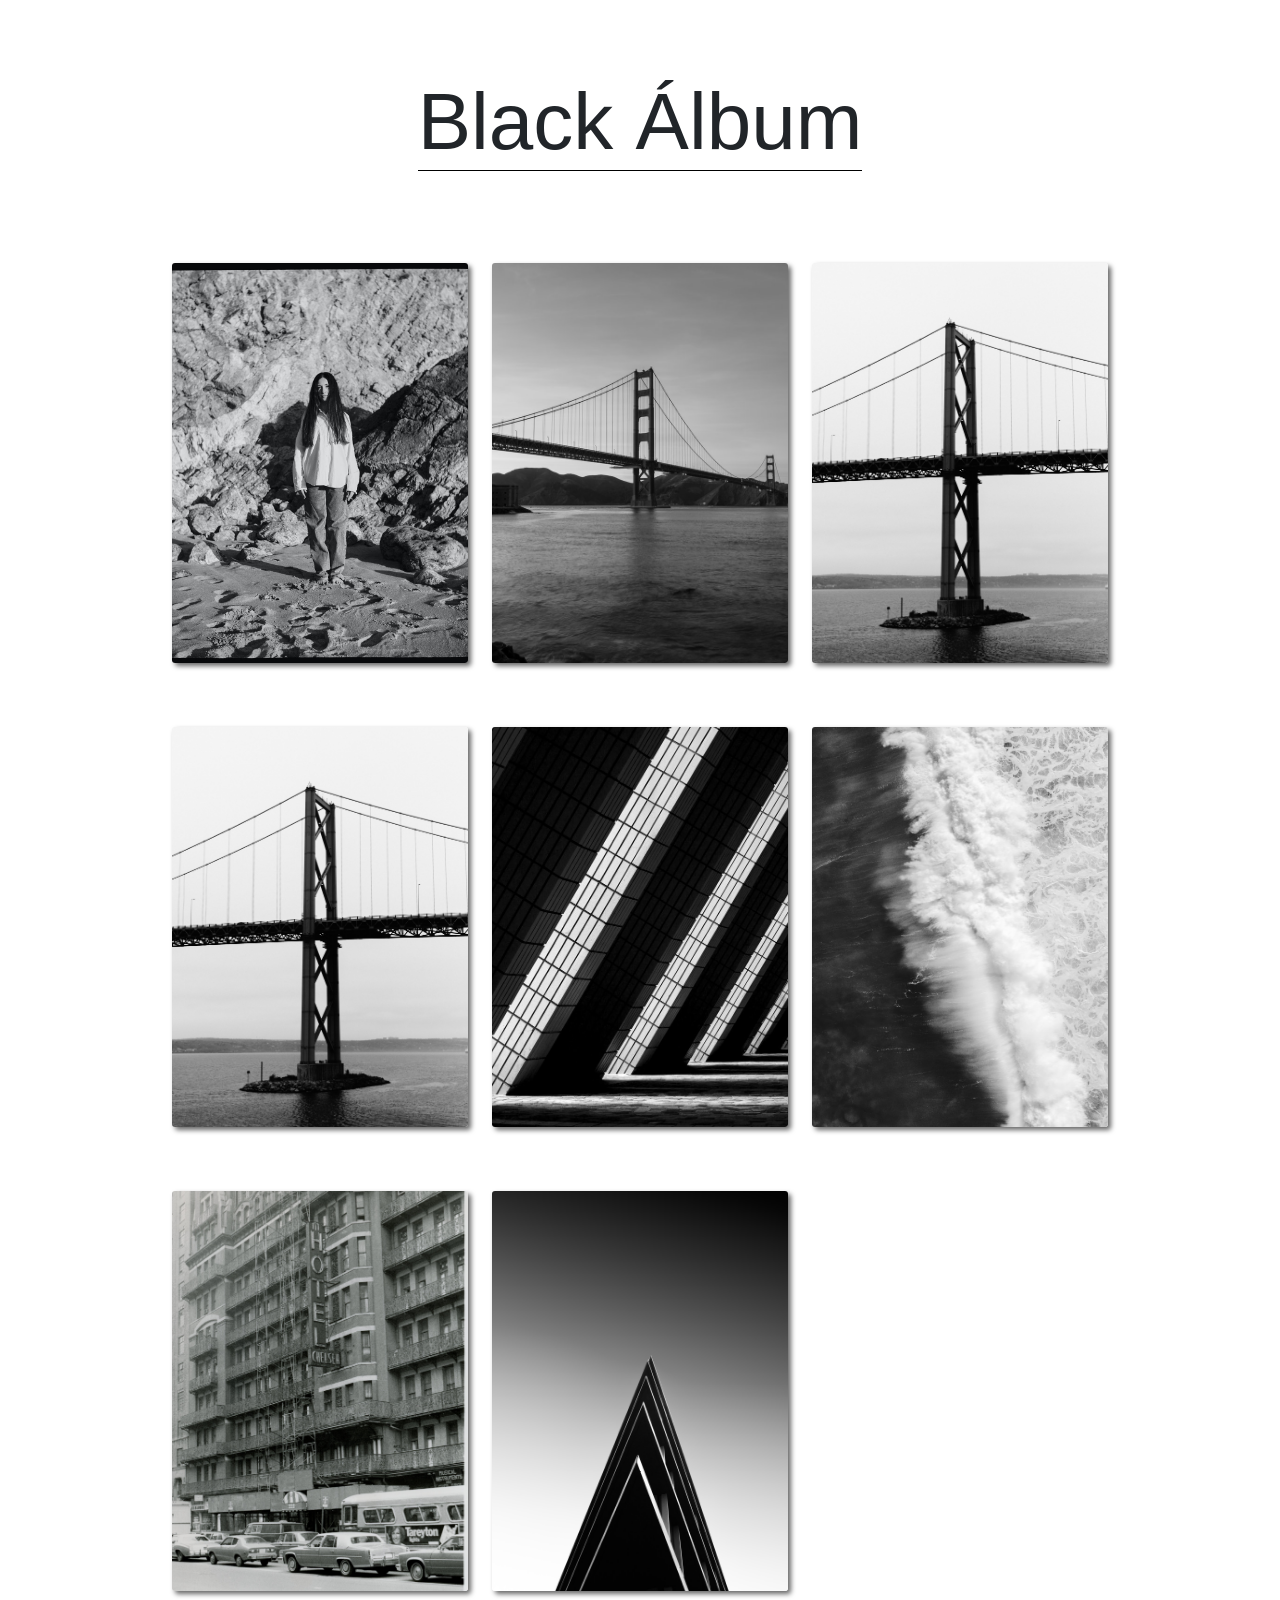
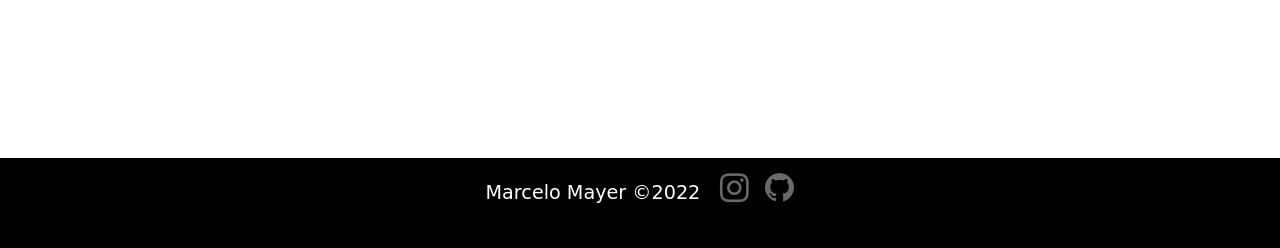
<file: index.html>
<!DOCTYPE html>
<html lang="pt-br">

<head>
    <meta charset="UTF-8">
    <meta http-equiv="X-UA-Compatible" content="IE=edge">
    <meta name="viewport" content="width=device-width, initial-scale=1.0">
    <!---->
    <!--css interno-->
    <link rel="stylesheet" href="style.css">
 <!--icons bootstrap-->
 <link rel="stylesheet" href="https://cdn.jsdelivr.net/npm/bootstrap-icons@1.9.1/font/bootstrap-icons.css">
    <!-- CSS only bootstrap-->
    <link href="https://cdn.jsdelivr.net/npm/bootstrap@5.2.0/dist/css/bootstrap.min.css" rel="stylesheet"
        integrity="sha384-gH2yIJqKdNHPEq0n4Mqa/HGKIhSkIHeL5AyhkYV8i59U5AR6csBvApHHNl/vI1Bx" crossorigin="anonymous">
    <!-- JavaScript Bundle with Popper -->
    <script src="https://cdn.jsdelivr.net/npm/bootstrap@5.2.0/dist/js/bootstrap.bundle.min.js"
        integrity="sha384-A3rJD856KowSb7dwlZdYEkO39Gagi7vIsF0jrRAoQmDKKtQBHUuLZ9AsSv4jD4Xa"
        crossorigin="anonymous"></script>


    <title>galeria bootstrap</title>
</head>

<body>
    <div class="container">
        <h1>Black Álbum</h1>
    </div>
    <div class="container col-12">
        <div class="row g-4 linha">
            <div class="col-12 col-md-4">
                <img class="img-fluid" src="imagens/pexels-agustina-montanaro-12455517.jpg" alt="">
            </div>
            <div class="col-12 col-md-4">
                <img class="img-fluid" src="imagens/pexels-brett-sayles-3156866.jpg" alt="">
            </div>
            <div class="col-12 col-md-4">
                <img class="img-fluid" src="imagens/pexels-dylan-spangler-12270237.jpg" alt="">
            </div>
            <div class="col-12 col-md-4">
                <img class="img-fluid" src="imagens/pexels-dylan-spangler-12270237.jpg" alt="">
            </div>
            <div class="col-12 col-md-4">
                <img class="img-fluid" src="imagens/pexels-harry-shum-12694483.jpg" alt="">
            </div>
            <div class="col-12 col-md-4">
                <img class="img-fluid" src="imagens/pexels-kammeran-gonzalezkeola-12734585.jpg" alt="">
            </div>
            <div class="col-12 col-md-4">
                <img class="img-fluid" src="imagens/pexels-malcolm-hill-11640415.jpg" alt="">
            </div>
            <div class="col-12 col-md-4">
                <img class="img-fluid" src="imagens/pexels-mohamed-abdelsadig-3374938.jpg" alt="">
            </div>
        </div>
    </div>
    <div class="container-fluid footer">
        <div class="container" id="cont-footer">
            <p>Marcelo Mayer &COPY;2022</p>
            <div class="social">
                <a href="https://www.instagram.com/marcelommayer/" target="_blank"><i class="bi bi-instagram"></i></a>
                <a href="https://github.com/MarceloMayer" target="_blank"><i class="bi bi-github"></i></a>
            </div>
        </div>
    </div>
</body>

</html>
</file>
<file: style.css>
/*RESET*/
* {
    padding: 0;
    margin: 0;
    box-sizing: border-box;
}
/*Título*/
.container h1{
    font-family:Impact, Haettenschweiler, 'Arial Narrow Bold', sans-serif;
    font-size: 5em;
    border-bottom: 1px solid black;
}
/*FOTOS*/
.container {
    margin-top: 4em;
    padding: 10px;
display: flex;
justify-content: center;
}
.row { 
    max-width: 960px;
    margin-bottom: 40px;
}
.linha img {
    border-radius: 3px;
    box-shadow: 3px 3px 5px rgba(0, 0, 0, 0.6);
    margin-bottom: 40px;
    max-width: 100%;
    height: 400px;
    width: 300px;
    object-fit: cover;
   
}
.col-12 div img:hover{
    cursor: grab;
    opacity: 0.8;
    transform: scale(1.1);
}
@media(max-width:768px) {
    .linha img {
        height: 100%;
        width: 100%;
        
    }
}
/*FOOTER*/
.container-fluid{
    background-color: black;
    height: 10vh;
    align-items: center;
}
#cont-footer{
    color: white;
    font-size: 1.2em;
    height: 10vh;
    display: flex;
    align-items: baseline;
    justify-content: center;
}
#cont-footer .social{
    margin-left: 10px;
}
#cont-footer .social i{
    color: dimgray;
    font-size: 1.5em;
    margin-left: 10px;
}
#cont-footer .social i:hover{
    color: white;
}
</file>
